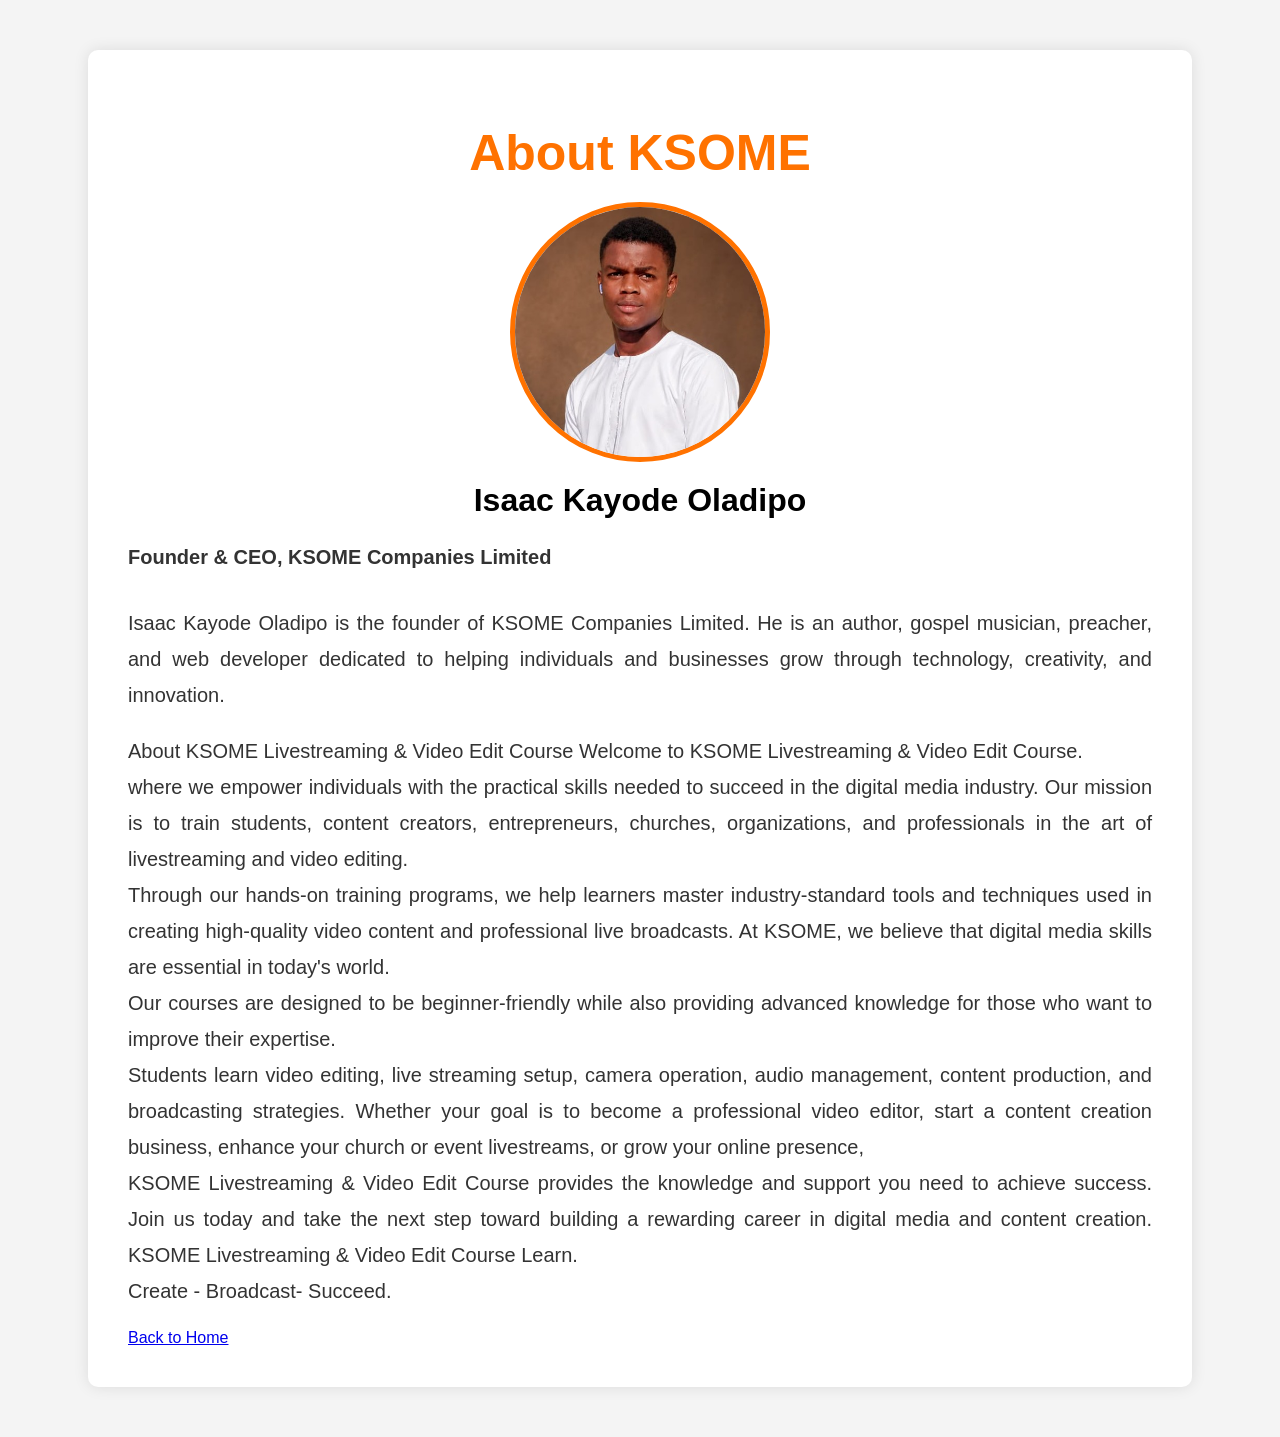
<file: about.html>
<!DOCTYPE html>
<html>
<head>
    <meta charset="UTF-8">
<meta name="viewport" content="width=device-width, initial-scale=1.0">
    <title>About KSOME</title>
    <link rel="stylesheet" href="about.css">
</head>
<body>
    <div>
    <div class="about-container">
  <!-- all the content -->
<h1>About KSOME</h1>
<img src="ksome.jpeg" alt="Isaac Kayode Oladipo" class="about-image">
<h2 class="founder-name">Isaac Kayode Oladipo</h2>

<p class="founder-title">
    Founder & CEO, KSOME Companies Limited
</p>
<p>
    Isaac Kayode Oladipo is the founder of KSOME Companies Limited.
    He is an author, gospel musician, preacher, and web developer
    dedicated to helping individuals and businesses grow through
    technology, creativity, and innovation.
</p>

<p>
    About KSOME Livestreaming & Video Edit Course

Welcome to KSOME Livestreaming & Video Edit Course. <br>where we empower individuals with the practical skills needed to succeed in the digital media industry.

Our mission is to train students, content creators, entrepreneurs, churches, organizations, and professionals in the art of livestreaming and video editing. <br>Through our hands-on training programs, we help learners master industry-standard tools and techniques used in creating high-quality video content and professional live broadcasts.

At KSOME, we believe that digital media skills are essential in today's world.<br> Our courses are designed to be beginner-friendly while also providing advanced knowledge for those who want to improve their expertise.<br> Students learn video editing, live streaming setup, camera operation, audio management, content production, and broadcasting strategies.

Whether your goal is to become a professional video editor, start a content creation business, enhance your church or event livestreams, or grow your online presence, <br>KSOME Livestreaming & Video Edit Course provides the knowledge and support you need to achieve success.

Join us today and take the next step toward building a rewarding career in digital media and content creation.

KSOME Livestreaming & Video Edit Course
Learn. <br> Create - Broadcast- Succeed.

</p>

<a href="index.html">Back to Home</a>
    </div>
    </div>
</body>
</html>
</file>
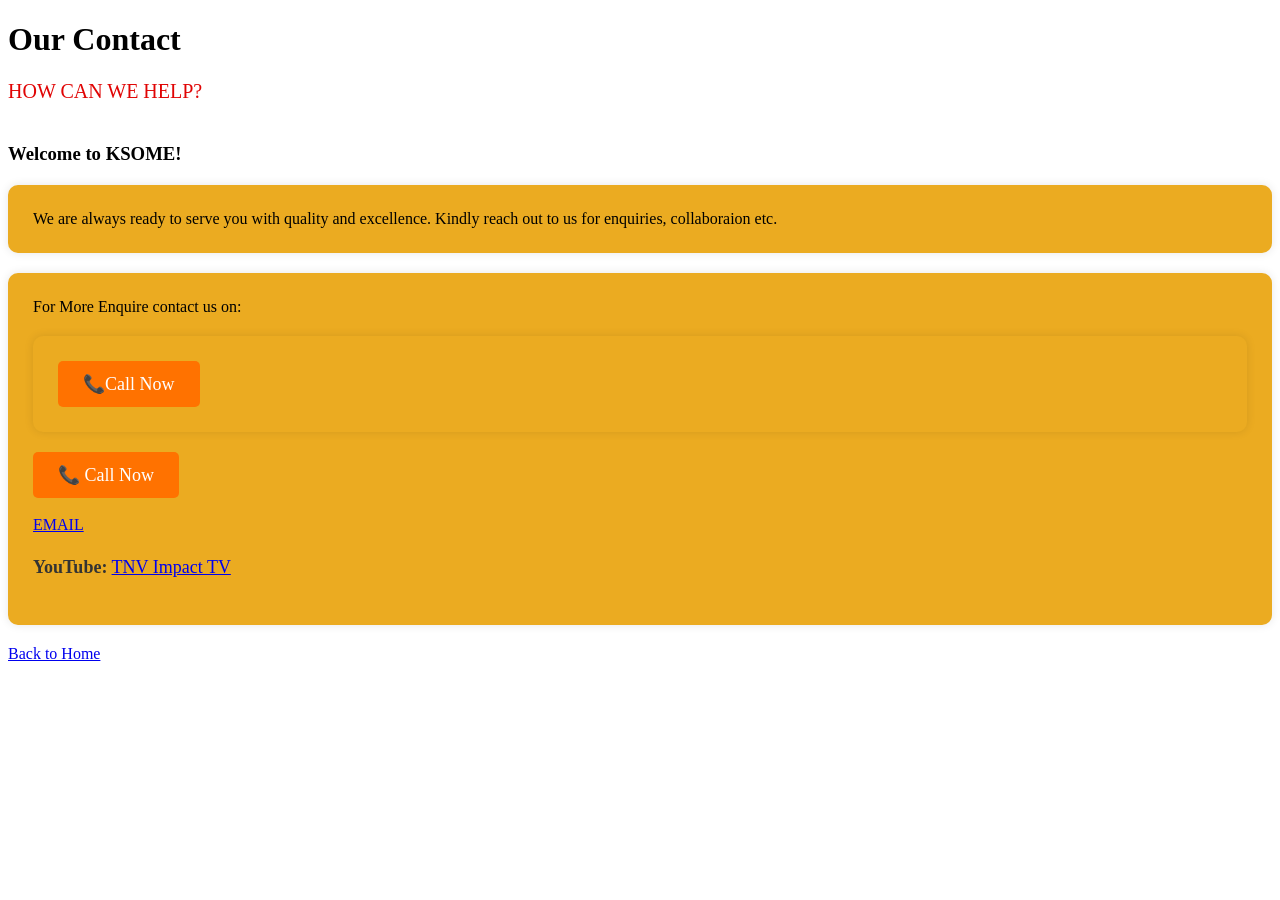
<file: contact.html>
<!DOCTYPE html>
<html lang="en">
<head>
  <meta charset="UTF-8">
<meta name="viewport" content="width=device-width, initial-scale=1.0">
  <title>contact</title>
  <link rel="stylesheet" href="contact.css">
</head>
<body>
  <div class="contact-contanier">

    <h1>Our Contact</h1>
    <div>
      <p class="contact-intro">
        HOW CAN WE HELP?
      </p>
        <h3>Welcome to KSOME!</h3>
        <p class="contact-box">
          We are always ready to serve you with quality and excellence.
          Kindly reach out to us for enquiries, collaboraion etc.
        </p>
      </div>
    </div>

<div class="contact-box">
      <!--Button-->
      <div>
          For More Enquire contact us on:
      </div>
      <div class="contact-box">
        <a href="tel:07076026204" class="btn call-btn"> 📞Call Now</a>
      </div>
        <div>
        <a href="tel:07049069026" class="call-btn">
    📞 Call Now
</a>
    </div>
        <div>
              <p><strong></strong></p>
      <a href="mailto:ksome.cl@gmail.com">EMAIL</a>
 
      <p><strong>YouTube:</strong>
      <a href="https://www.youtube.com/@TNVImpactTV" target="_blank">
        TNV Impact TV
      </a>
      
    </a>
        </div>
      </div>
      </p>
</div>
    
  <a href="index.html">Back to Home</a>
</body>
</html>
</file>
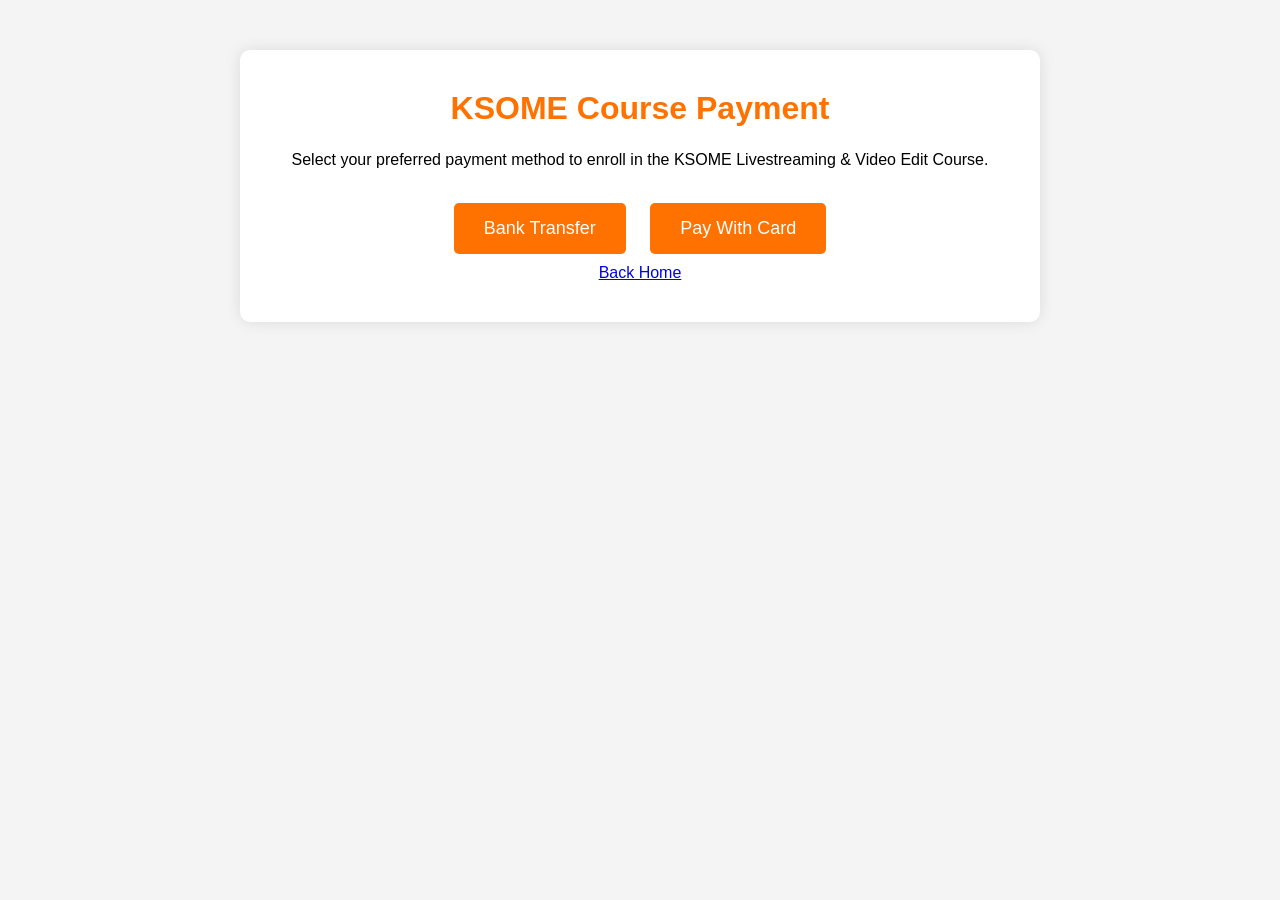
<file: payment.html>
<!DOCTYPE html>
<html lang="en">
<head>
<meta charset="UTF-8">
<meta name="viewport" content="width=device-width, initial-scale=1.0">
<title>KSOME Payment</title>

<style>

*{
    margin:0;
    padding:0;
    box-sizing:border-box;
    font-family:Arial, sans-serif;
}

body{
    background:#f4f4f4;
}

.payment-container{
    max-width:800px;
    margin:50px auto;
    background:#fff;
    padding:40px;
    border-radius:10px;
    box-shadow:0 0 15px rgba(0,0,0,0.1);
    text-align:center;
}

h1{
    color:#ff7200;
    margin-bottom:20px;
}

p{
    margin-bottom:20px;
    line-height:1.6;
}

.pay-btn{
    background:#ff7200;
    color:#fff;
    border:none;
    padding:15px 30px;
    margin:10px;
    border-radius:5px;
    cursor:pointer;
    font-size:18px;
}

.pay-btn:hover{
    background:#000;
}

#bankDetails{
    display:none;
    margin-top:30px;
    padding:20px;
    border:2px solid #ff7200;
    border-radius:10px;
    text-align:left;
}

.bank-info{
    margin:10px 0;
    font-size:18px;
}

.btn{
    display:inline-block;
    margin-top:20px;
    background:#ff7200;
    color:white;
    padding:12px 25px;
    text-decoration:none;
    border-radius:5px;
}

.btn:hover{
    background:#000;
}

</style>
</head>
<body>

<div class="payment-container">

    <h1>KSOME Course Payment</h1>

    <p>
        Select your preferred payment method to enroll in the
        KSOME Livestreaming & Video Edit Course.
    </p>

    <button class="pay-btn" onclick="showBankDetails()">
        Bank Transfer
    </button>

    <button class="pay-btn" onclick="payWithCard()">
        Pay With Card
    </button>

    <div id="bankDetails">

        <h2>Bank Transfer Details</h2>

        <div class="bank-info">
            <strong>Bank:</strong> First Bank
        </div>

        <div class="bank-info">
            <strong>Account Number:</strong> 3226618547
        </div>

        <div class="bank-info">
            <strong>Account Name:</strong> Isaac Kayode Oladipo
        </div>

        <p>
            After making payment, click the button below to complete your enrollment.
        </p>

        <a href="Enroll.html" class="btn">
            I Have Made Payment
        </a>

    </div>
    <div>
<a href="Enroll.html" class="btn-home">Back Home</a>
    </div>
</div>

<script>

function showBankDetails(){
    document.getElementById("bankDetails").style.display = "block";
}

function payWithCard(){
    window.location.href = "https://paystack.shop/pay/ksome";
}

</script>

</body>
</html>
</file>
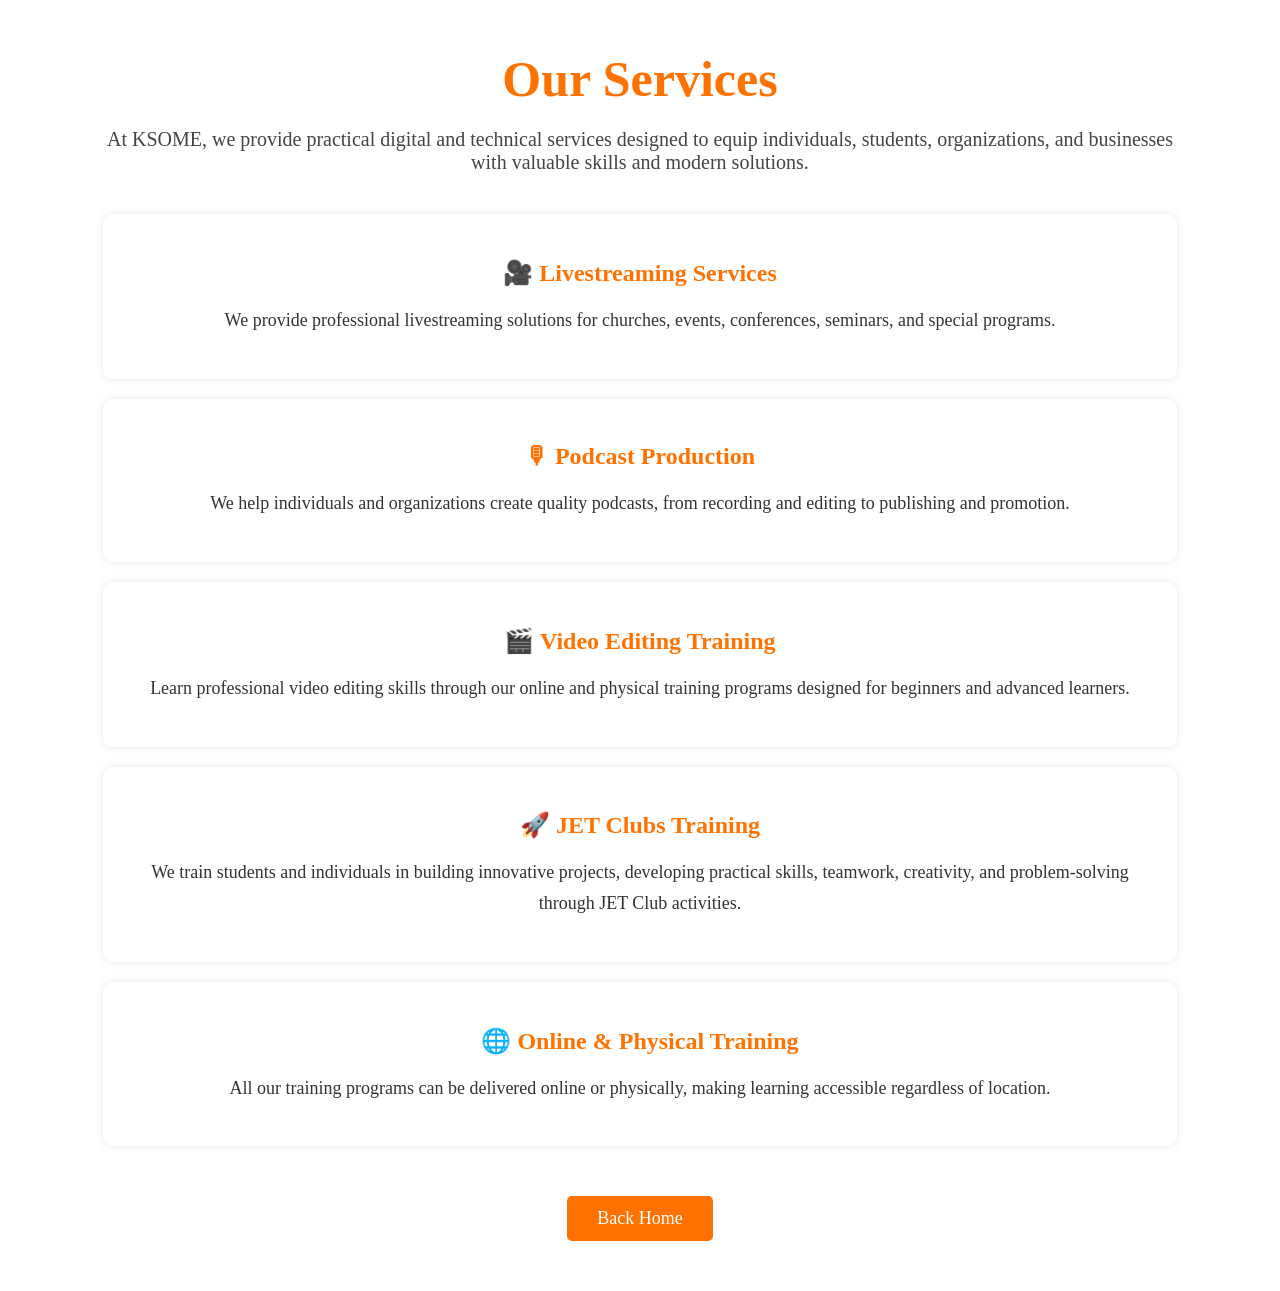
<file: service.html>
<!DOCTYPE html>
<html>
<head>
    <meta charset="UTF-8">
<meta name="viewport" content="width=device-width, initial-scale=1.0">
    <title>Our Services - KSOME</title>
    <link rel="stylesheet" href="service.css">
</head>
<body>

<div class="service-container">

    <h1>Our Services</h1>

    <p class="service-intro">
        At KSOME, we provide practical digital and technical services designed
        to equip individuals, students, organizations, and businesses with
        valuable skills and modern solutions.
    </p>

    <div class="service-box">
        <h2>🎥 Livestreaming Services</h2>
        <p>
            We provide professional livestreaming solutions for churches,
            events, conferences, seminars, and special programs.
        </p>
    </div>

    <div class="service-box">
        <h2>🎙 Podcast Production</h2>
        <p>
            We help individuals and organizations create quality podcasts,
            from recording and editing to publishing and promotion.
        </p>
    </div>

    <div class="service-box">
        <h2>🎬 Video Editing Training</h2>
        <p>
            Learn professional video editing skills through our online and
            physical training programs designed for beginners and advanced learners.
        </p>
    </div>

    <div class="service-box">
        <h2>🚀 JET Clubs Training</h2>
        <p>
            We train students and individuals in building innovative projects,
            developing practical skills, teamwork, creativity, and problem-solving
            through JET Club activities.
        </p>
    </div>

    <div class="service-box">
        <h2>🌐 Online & Physical Training</h2>
        <p>
            All our training programs can be delivered online or physically,
            making learning accessible regardless of location.
        </p>
    </div>

    <a href="index.html" class="btn-home">Back Home</a>

</div>

</body>
</html>
</file>
<file: about.css>
/* ABOUT PAGE */

body{
    margin:0;
    padding:0;
    font-family:Arial, Helvetica, sans-serif;
    background:#f4f4f4;
}

.about-container{
    width:80%;
    margin:50px auto;
    background:#fff;
    padding:40px;
    border-radius:10px;
    box-shadow:0 0 15px rgba(0,0,0,0.1);
}

.about-container h1{
    text-align:center;
    color:#ff7200;
    font-size:50px;
    margin-bottom:20px;
}

.about-container p{
    font-size:20px;
    line-height:1.8;
    color:#333;
    text-align:justify;
}

.about-image{
    display:block;
    width:250px;
    height:250px;
    object-fit:cover;
    border-radius:50%;
    margin:20px auto;
    border:5px solid #ff7200;
}

.founder-name{
    text-align:center;
    color:#000;
    font-size:32px;
    margin-top:10px;
    margin-bottom:5px;
}

.founder-title{
    text-align:center;
    color:#ff7200;
    font-size:18px;
    font-weight:bold;
    margin-bottom:30px;
}

.btn-home{
    display:inline-block;
    margin-top:30px;
    padding:12px 30px;
    background:#ff7200;
    color:white;
    text-decoration:none;
    border-radius:5px;
    font-size:18px;
}

.btn-home:hover{
    background:black;
}
</file>
<file: contact.css>
.contact-container{
    width:85%;
    margin:50px auto;
    text-align:center;
}

.contact-container h1{
    color:#ff7200;
    font-size:50px;
    margin-bottom:20px;
}

.contact-intro{
    font-size:20px;
    margin-bottom:40px;
    color:#e00404;
}

.contact-box{
    background:rgb(235, 171, 33);
    padding:25px;
    margin:20px 0;
    border-radius:10px;
    box-shadow:0 0 10px rgba(0,0,0,0.1);
}

.contact-box h2{
    color:#ff7200;
    margin-bottom:10px;
}

.contact-box p{
    font-size:18px;
    line-height:1.7;
    color:#333;
}

.btn-home{
    display:inline-block;
    margin-top:30px;
    padding:12px 30px;
    background:#ff7200;
    color:white;
    text-decoration:none;
    border-radius:5px;
    font-size:18px;
}

.btn-home:hover{
    background:black;
}

.call-btn{
    display:inline-block;
    padding:12px 25px;
    background:#ff7200;
    color:white;
    text-decoration:none;
    border-radius:5px;
    font-size:18px;
}

.call-btn:hover{
    background:black;
}
</file>
<file: service.css>
.service-container{
    width:85%;
    margin:50px auto;
    text-align:center;
}

.service-container h1{
    color:#ff7200;
    font-size:50px;
    margin-bottom:20px;
}

.service-intro{
    font-size:20px;
    margin-bottom:40px;
    color:#444;
}

.service-box{
    background:white;
    padding:25px;
    margin:20px 0;
    border-radius:10px;
    box-shadow:0 0 10px rgba(0,0,0,0.1);
}

.service-box h2{
    color:#ff7200;
    margin-bottom:10px;
}

.service-box p{
    font-size:18px;
    line-height:1.7;
    color:#333;
}

.btn-home{
    display:inline-block;
    margin-top:30px;
    padding:12px 30px;
    background:#ff7200;
    color:white;
    text-decoration:none;
    border-radius:5px;
    font-size:18px;
}

.btn-home:hover{
    background:black;
}
</file>
